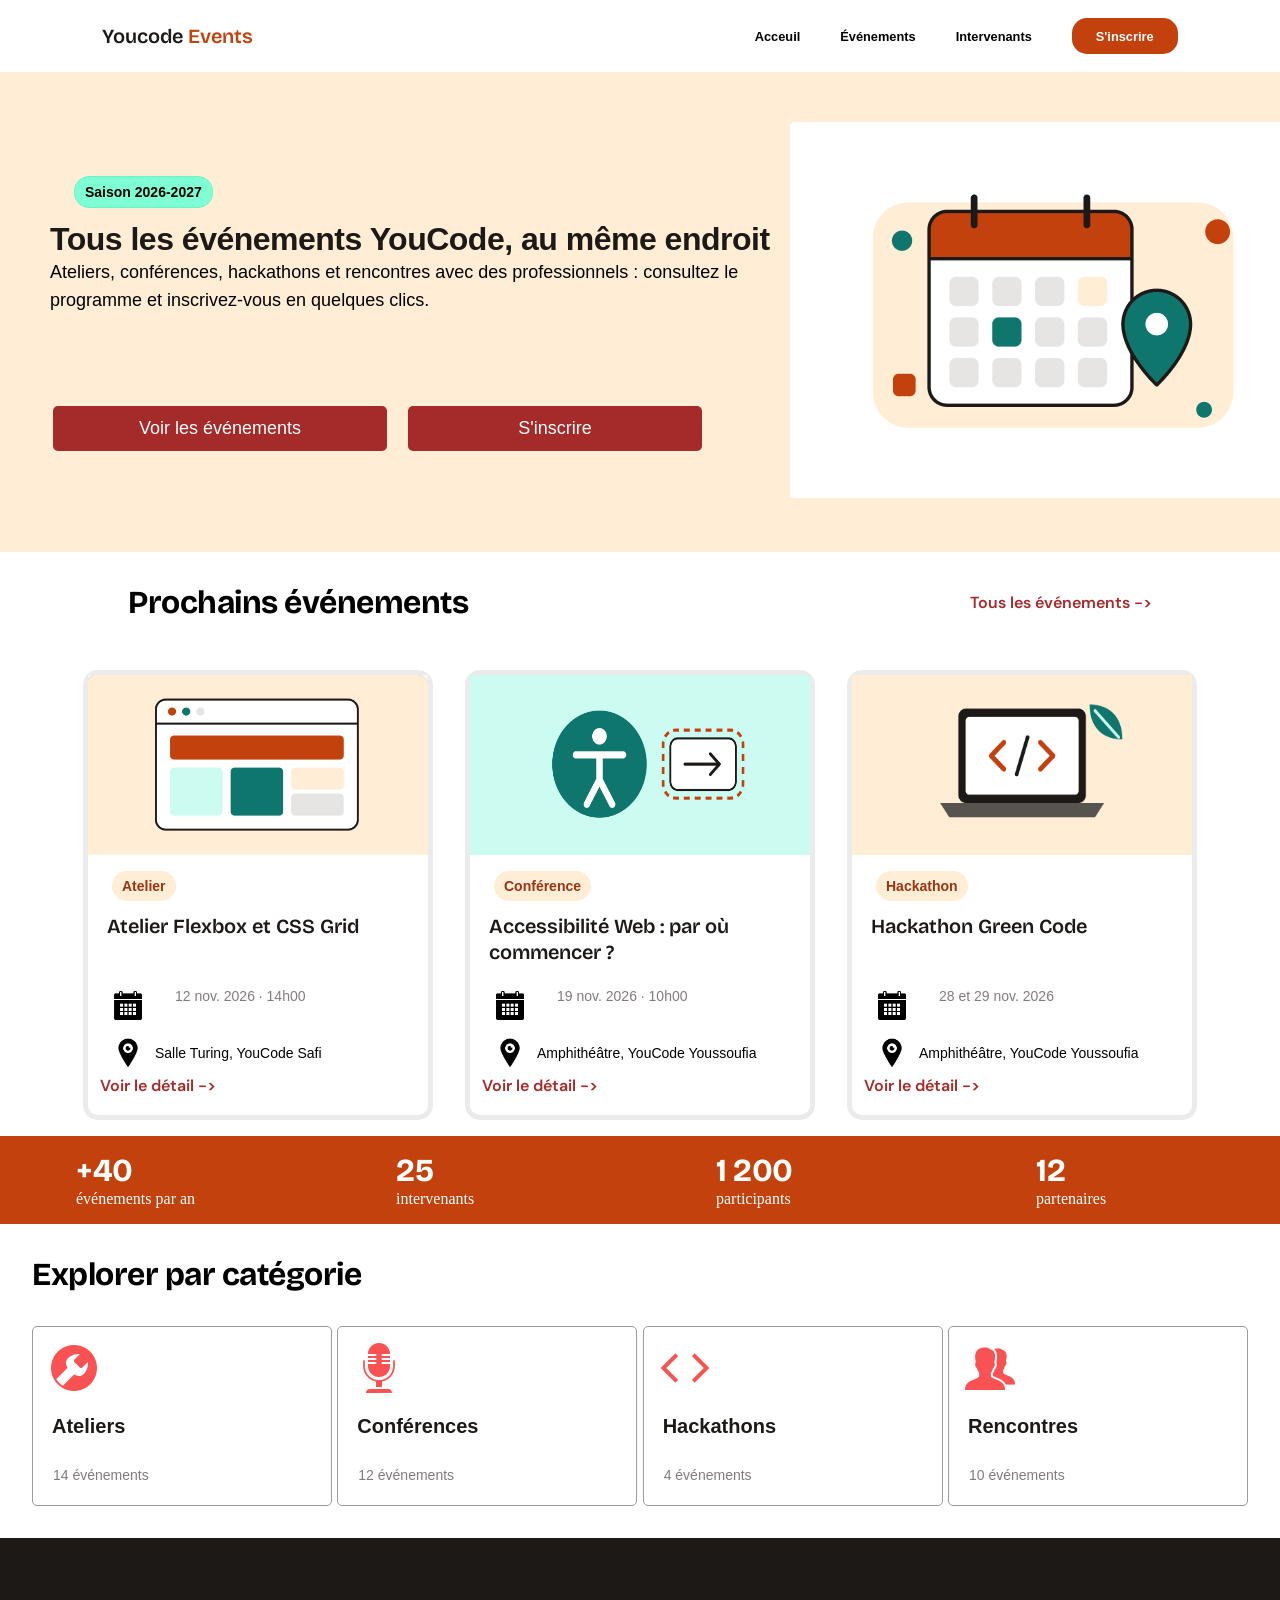
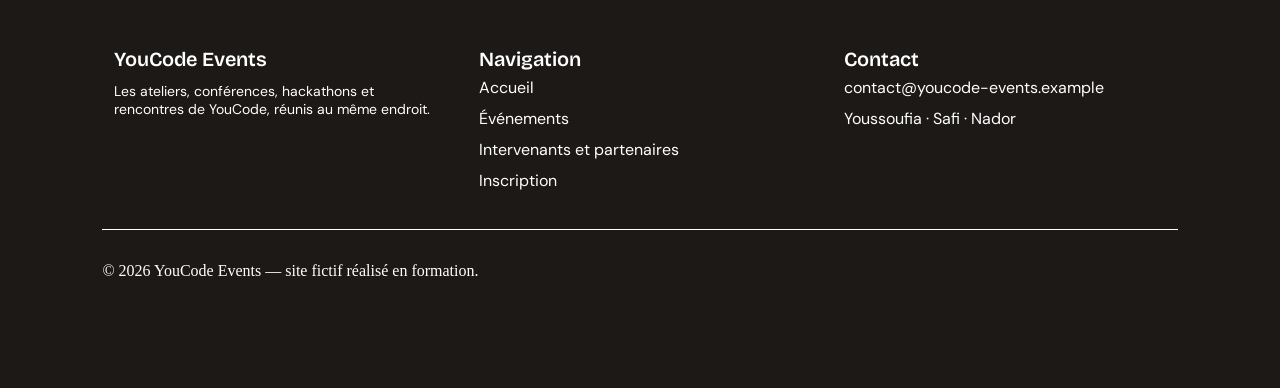
<file: index.html>
<!DOCTYPE html>
<html lang="en">

<head>
    <meta charset="UTF-8">
    <meta name="viewport" content="width=device-width, initial-scale=1.0">
    <title>Accueil / Mobile 375</title>
    <link rel="stylesheet" href="css/responsive.css">
    <link rel="stylesheet" href="css/style.css">
</head>

<body>
    <header>
        <h3>Youcode <span>Events</span></h3>
        <div class="menu-icon" id="menuIcon">
            <svg xmlns="http://www.w3.org/2000/svg" width="24" height="24" viewBox="0 0 24 24" fill="none" stroke="currentColor" stroke-width="2" stroke-linecap="round" stroke-linejoin="round" class="lucide lucide-menu preview-icon"><path d="M4 5h16"/><path d="M4 12h16"/><path d="M4 19h16"/></svg>
        </div>
        <nav class="large-menu">
            <a href="#">Acceuil</a>
            <a href="#">Événements</a>
            <a href="#">Intervenants</a>
            <button><a href="#">S'inscrire</a></button>
        </nav>
    </header>
    <nav class="menu hidden">
        <a href="#" class="heading">Acceuil</a>
        <a href="#" class="heading">Événements</a>
        <a href="#" class="heading">Intervenants</a>
        <button class="primary-btn"><a href="#">S'inscrire</a></button>
    </nav>
    <main>
        <section class="hero">
                <div class="hero-p">
                    <div class="text">
                        <div class="box-label">
                            <p class="lable">
                                Saison 2026-2027
                            </p>
                        </div>
                        <div>
                            <h1 class="grand-titre">
                                Tous les événements YouCode, au même endroit
                            </h1>
                        </div>
                        <div>
                            <p class="paragraphe">
                                Ateliers, conférences, hackathons et rencontres avec des professionnels : consultez le
                                programme
                                et
                                inscrivez-vous en quelques clics.
                            </p>
                        </div>
                    </div>
                    <div class="les-button">
                        <div class="botton1">
                            <button><a href="#">Voir les événements</a></button>
                        </div>
                        <div class="botton2">
                            <button><a href="https://youevents.github.io/YouEvents/inscription.html">S'inscrire</a></button>
                        </div>
                    </div>
                </div>
                <div class="image-div">
                    <img id="hero-img" src="./assets/images/first-section-pic.png" alt="Image héros"
                        style="object-fit: contain;">
                </div>
            
        </section>
        <section class="Prochains-événements">
            <div class="titre-cards">
                <div>
                    <h2 class="deuxieme-titre">Prochains événements</h2>
                </div>
                <div>
                    <a href="#" class="plus-info">Tous les événements -> </a>
                </div>
            </div>
            <div class="less-cardes">
                <div class="Card">
                    <div class="table-image">
                        <img src="./assets/images//categories-1.png" alt="first-categorie">
                    </div>
                    <div>
                        <div class="box-label">
                            <p class="lable1">Atelier</p>
                        </div>
                        <div class="h3">
                            <h3>
                                Atelier Flexbox et CSS Grid
                            </h3>
                        </div>
                        <div class="line-de-date">
                            <div class="icone-date">
                                <img class="dimensionement"
                                    src="[data-uri]"
                                    alt="calendar" width="30px">
                            </div>
                            <div class="date-pargraphe">
                                <p class="text-de-categories">
                                    12 nov. 2026 · 14h00
                                </p>
                            </div>
                        </div>
                    </div>
                    <div class="line-de-localization">
                        <div class="localization-icone">
                            <img class="dimensionement"
                                src="[data-uri]"
                                alt="localization" width="30px">
                        </div>
                        <div class="p-localization">
                            <p>
                                Salle Turing, YouCode Safi
                            </p>
                        </div>
                    </div>
                    <a class="plus-info" href="#">Voir le détail -> </a>
                </div>
                <div class="Card">
                    <div class="table-image">
                        <img src="./assets/images/categorie-2.png" alt="second-categorie">
                    </div>
                    <div>
                        <div class="box-label">
                            <p class="lable1">Conférence</p>
                        </div>
                        <div class="h3">
                            <h3>
                                Accessibilité Web : par où commencer ?
                            </h3>
                        </div>
                        <div class="line-de-date">
                            <div class="icone-date">
                                <img class="dimensionement"
                                    src="[data-uri]"
                                    alt="calendar" width="30px">
                            </div>
                            <!-- <div class="date-pargraphe">
                            <p>
                                19 nov. 2026 · 10h00
                            </p>
                        </div> -->
                            <div class="date-pargraphe">
                                <p class="text-de-categories">
                                    19 nov. 2026 · 10h00
                                </p>
                            </div>
                        </div>
                    </div>
                    <div class="line-de-localization">
                        <div class="localization-icone">
                            <img class="dimensionement"
                                src="[data-uri]"
                                alt="localization" width="30px">
                        </div>
                        <div class="p-localization">
                            <p>
                                Amphithéâtre, YouCode Youssoufia
                            </p>
                        </div>
                    </div>
                    <a class="plus-info" href="#">Voir le détail -> </a>
                </div>
                <div class="Card">
                    <div class="table-image">
                        <img src="./assets/images/categorie-3.png" alt="third-categorie">
                    </div>
                    <div>
                        <div class="box-label">
                            <p class="lable1">Hackathon</p>
                        </div>
                        <div class="h3">
                            <h3>
                                Hackathon Green Code
                            </h3>
                        </div>
                        <div class="line-de-date">
                            <div class="icone-date">
                                <img class="dimensionement"
                                    src="[data-uri]"
                                    alt="calendar" width="30px">
                            </div>
                            <div class="date-pargraphe">
                                <p class="text-de-categories">
                                    28 et 29 nov. 2026
                                </p>
                            </div>
                        </div>
                    </div>
                    <div class="line-de-localization">
                        <div class="localization-icone">
                            <img class="dimensionement"
                                src="[data-uri]"
                                alt="localization" width="30px">
                        </div>
                        <div class="p-localization">
                            <p>
                                Amphithéâtre, YouCode Youssoufia
                            </p>
                        </div>
                    </div>
                    <a class="plus-info" href="#">Voir le détail -> </a>
                </div>
            </div>
        </section>
        <section class="Chiffres-clés">
            <div class="stat-box">
                <div class="Stat">
                    <div>
                        <h2 class="deuxieme-titre" id="white-color">+40</h2>
                    </div>
                    <div>
                        <p class="stat-p">
                            événements par an
                        </p>
                    </div>
                </div>
                <div class="Stat">
                    <div>
                        <h2 class="deuxieme-titre" id="white-color">25</h2>
                    </div>
                    <div>
                        <p class="stat-p">
                            intervenants
                        </p>
                    </div>
                </div>
                <div class="Stat">
                    <div>
                        <h2 class="deuxieme-titre" id="white-color"> 1 200</h2>
                    </div>
                    <div>
                        <p class="stat-p">
                            participants
                        </p>
                    </div>
                </div>
                <div class="Stat">
                    <div>
                        <h2 class="deuxieme-titre" id="white-color">12</h2>
                    </div>
                    <div>
                        <p class="stat-p">
                            partenaires
                        </p>
                    </div>
                </div>
            </div>
        </section>
        <section class="Catégories">
            <div class="Catégories-box">
                <div class="title">
                    <h2 class="deuxieme-titre">Explorer par catégorie</h2>
                </div>
                <div class="boxes-c">
                    <div class="card-Catégorie">
                        <div class="card-icon">
                            <img src="[data-uri]"
                                alt="Ateliers"> <!-- width="30px"> -->
                        </div>
                        <div>
                            <h3 class="h3" id="">Ateliers</h3>
                        </div>
                        <div>
                            <p class="text-de-categories">14 événements</p>
                        </div>
                    </div>
                    <div class="card-Catégorie">
                        <div class="card-icon">
                            <img src="[data-uri]"
                                alt="microphone">
                        </div>
                        <div>
                            <h3 class="h3">Conférences</h3>
                        </div>
                        <div>
                            <p class="text-de-categories">12 événements</p>
                        </div>
                    </div>
                    <div class="card-Catégorie">
                        <div class="card-icon">
                            <img src="[data-uri]"
                                alt="average-math">
                        </div>
                        <div>
                            <h3 class="h3">Hackathons</h3>
                        </div>
                        <div>
                            <p class="text-de-categories">4 événements</p>
                        </div>
                    </div>
                    <div class="card-Catégorie">
                        <div class="card-icon">
                            <img src="[data-uri]"
                                alt="user-group-man-man">
                        </div>
                        <div>
                            <h3 class="h3">Rencontres</h3>
                        </div>
                        <div>
                            <p class="text-de-categories">10 événements</p>
                        </div>
                    </div>
                </div>
            </div>
        </section>
    </main>

    <footer>
        <div class="row">
            <div class="youcode">
                <h3 class="heading">YouCode Events</h3>
                <p class="sm-txt" style="color: #fff; margin: 10px 0 0 0;">Les ateliers, conférences, hackathons et rencontres de YouCode, réunis au même endroit.</p>
            </div>
            <div class="navigation">
                <h3 class="heading">Navigation</h3>
                <a class="page-text" href="#">Accueil</a>
                <a class="page-text" href="#">Événements</a>
                <a class="page-text" href="#">Intervenants et partenaires</a>
                <a class="page-text" href="#">Inscription</a>
            </div>
            <div class="contact navigation">
                <h3 class="heading">Contact</h3>
                <a class="page-text" href="#">contact@youcode-events.example</a>
                <a class="page-text" href="#">Youssoufia · Safi · Nador</a>
            </div>
        </div>
        <div class="border"></div>
        <section class="copyright">
            <p class="page-text">© 2026 YouCode Events — site fictif réalisé en formation.</p>
        </section>
    </footer>
</body>

</html>
</file>
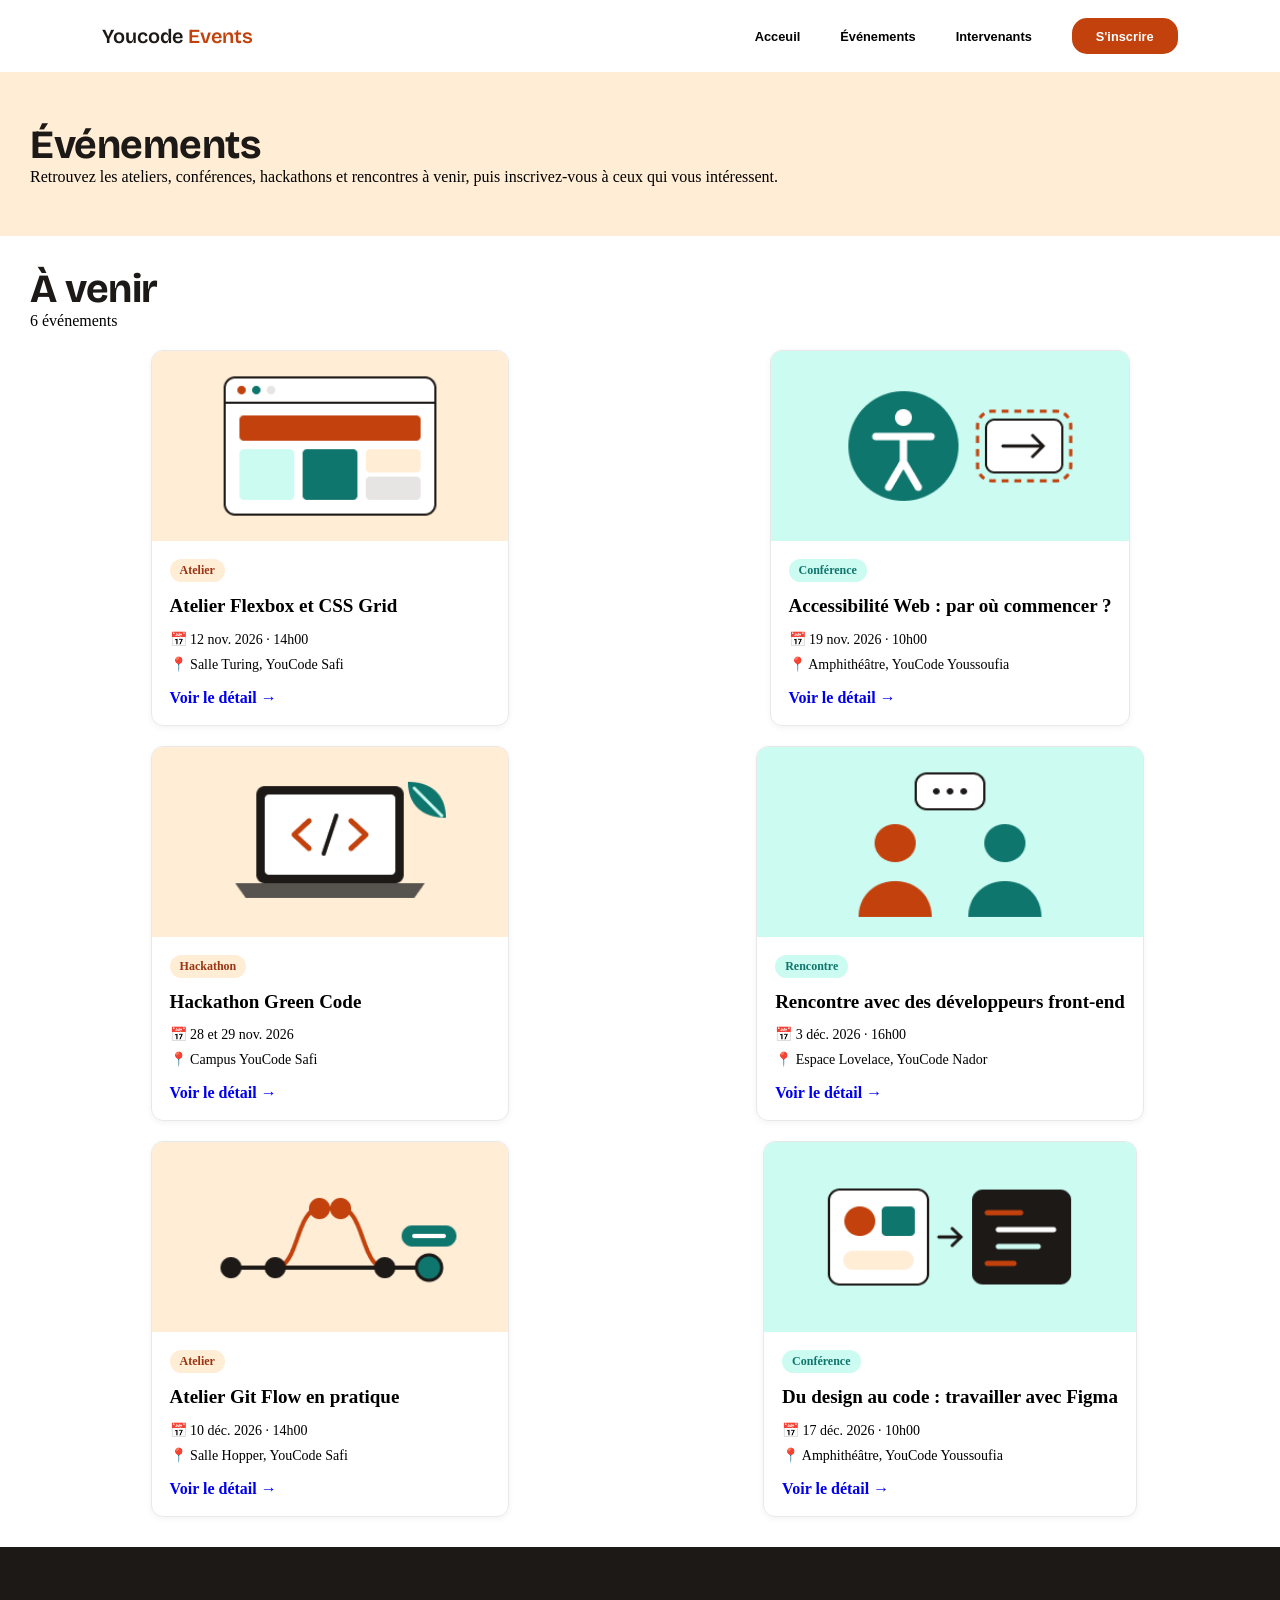
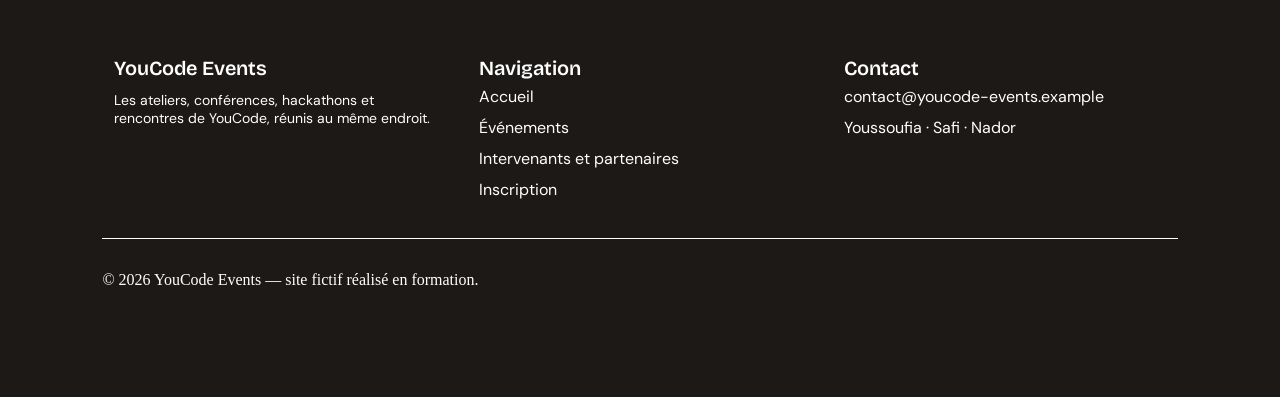
<file: Evenments.html>
<!DOCTYPE html>
<html lang="en">

<head>
    <meta charset="UTF-8">
    <meta name="viewport" content="width=device-width, initial-scale=1.0">
    <title>Youcode_events</title>
    <link rel="stylesheet" href="css/style.css">
    <link rel="stylesheet" href="css/responsive.css">
</head>

<body>
    <header>
        <h3>Youcode <span>Events</span></h3>
        <div class="menu-icon" id="menuIcon">
            <svg width="30px" height="30px" viewBox="0 0 24 24" fill="none" xmlns="http://www.w3.org/2000/svg">
                <path d="M3 12H21M3 6H21M9 18H21" stroke="currentColor" stroke-width="2" stroke-linecap="round"
                    stroke-linejoin="round" />
            </svg>
        </div>
        <nav class="large-menu">
            <a href="index.html">Acceuil</a>
            <a href="Evenments.html">Événements</a>
            <a href="intervanant.html">Intervenants</a>
            <button><a href="inscription.html">S'inscrire</a></button>
        </nav>
    </header>
    <nav class="menu hidden">
        <a href="index.html" class="heading">Acceuil</a>
        <a href="Evenments.html" class="heading">Événements</a>
        <a href="intervanant.html" class="heading">Intervenants</a>
        <button class="primary-btn"><a href="inscription.html">S'inscrire</a></button>
    </nav>
    <main>
        <section class="Def">
            <h1 class="heading">Événements</h1>
            <p class="page-text">Retrouvez les ateliers, conférences, hackathons et rencontres à venir, puis
                inscrivez-vous à ceux qui vous intéressent.</p>
        </section>
        <section class="even">
            <div class="event4">
                <h1 class="heading">À venir</h1>
                <p class="page-text">6 événements</p>
            </div>
            <div class="events-grid">

                <article class="event-card">
                    <img src="assets/images/Image.png" alt="Illustration du Flexbox et CSS Grid">

                    <div class="event-content">
                        <span class="category">Atelier</span>
                        <h2>Atelier Flexbox et CSS Grid</h2>
                        <p>📅 12 nov. 2026 · 14h00</p>
                        <p>📍 Salle Turing, YouCode Safi</p>
                        <a href="#">Voir le détail →</a>
                    </div>
                </article>

                <article class="event-card">
                    <img src="assets/images/Image (1).png" alt="Illustration de l'accessibilité Web">

                    <div class="event-content">
                        <span class="category conference">Conférence</span>
                        <h2>Accessibilité Web : par où commencer ?</h2>
                        <p>📅 19 nov. 2026 · 10h00</p>
                        <p>📍 Amphithéâtre, YouCode Youssoufia</p>
                        <a href="#">Voir le détail →</a>
                    </div>
                </article>

                <article class="event-card">
                    <img src="assets/images/Image (2).png" alt="Illustration de programmation informatique">

                    <div class="event-content">
                        <span class="category">Hackathon</span>
                        <h2>Hackathon Green Code</h2>
                        <p>📅 28 et 29 nov. 2026</p>
                        <p>📍 Campus YouCode Safi</p>
                        <a href="#">Voir le détail →</a>
                    </div>
                </article>

                <article class="event-card">
                    <img src="assets/images/Image (3).png" alt="Illustration d'une rencontre professionnelle">

                    <div class="event-content">
                        <span class="category conference">Rencontre</span>
                        <h2>Rencontre avec des développeurs front-end</h2>
                        <p>📅 3 déc. 2026 · 16h00</p>
                        <p>📍 Espace Lovelace, YouCode Nador</p>
                        <a href="#">Voir le détail →</a>
                    </div>
                </article>

                <article class="event-card">
                    <img src="assets/images/Illustration.png" alt="Illustration du travail avec Git">

                    <div class="event-content">
                        <span class="category">Atelier</span>
                        <h2>Atelier Git Flow en pratique</h2>
                        <p>📅 10 déc. 2026 · 14h00</p>
                        <p>📍 Salle Hopper, YouCode Safi</p>
                        <a href="#">Voir le détail →</a>
                    </div>
                </article>

                <article class="event-card">
                    <img src="assets/images/Image (4).png" alt="Illustration de la conception avec Figma">

                    <div class="event-content">
                        <span class="category conference">Conférence</span>
                        <h2>Du design au code : travailler avec Figma</h2>
                        <p>📅 17 déc. 2026 · 10h00</p>
                        <p>📍 Amphithéâtre, YouCode Youssoufia</p>
                        <a href="#">Voir le détail →</a>
                    </div>
                </article>

            </div>
        </section>
    </main>
        <footer>
        <div class="row">
            <div class="youcode">
                <h3 class="heading">YouCode Events</h3>
                <p class="sm-txt" style="color: #fff; margin: 10px 0 0 0;">Les ateliers, conférences, hackathons et rencontres de YouCode, réunis au même endroit.</p>
            </div>
            <div class="navigation">
                <h3 class="heading">Navigation</h3>
                <a class="page-text" href="index.html">Accueil</a>
                <a class="page-text" href="Evenments.html">Événements</a>
                <a class="page-text" href="intervanant.html">Intervenants et partenaires</a>
                <a class="page-text" href="inscription.html">Inscription</a>
            </div>
            <div class="contact navigation">
                <h3 class="heading">Contact</h3>
                <a class="page-text" href="#">contact@youcode-events.example</a>
                <a class="page-text" href="#">Youssoufia · Safi · Nador</a>
            </div>
        </div>
        <div class="border"></div>
        <section class="copyright">
            <p class="page-text">© 2026 YouCode Events — site fictif réalisé en formation.</p>
        </section>
    </footer>


    <script src="script/menu.js"></script>
</body>

</html>
</file>
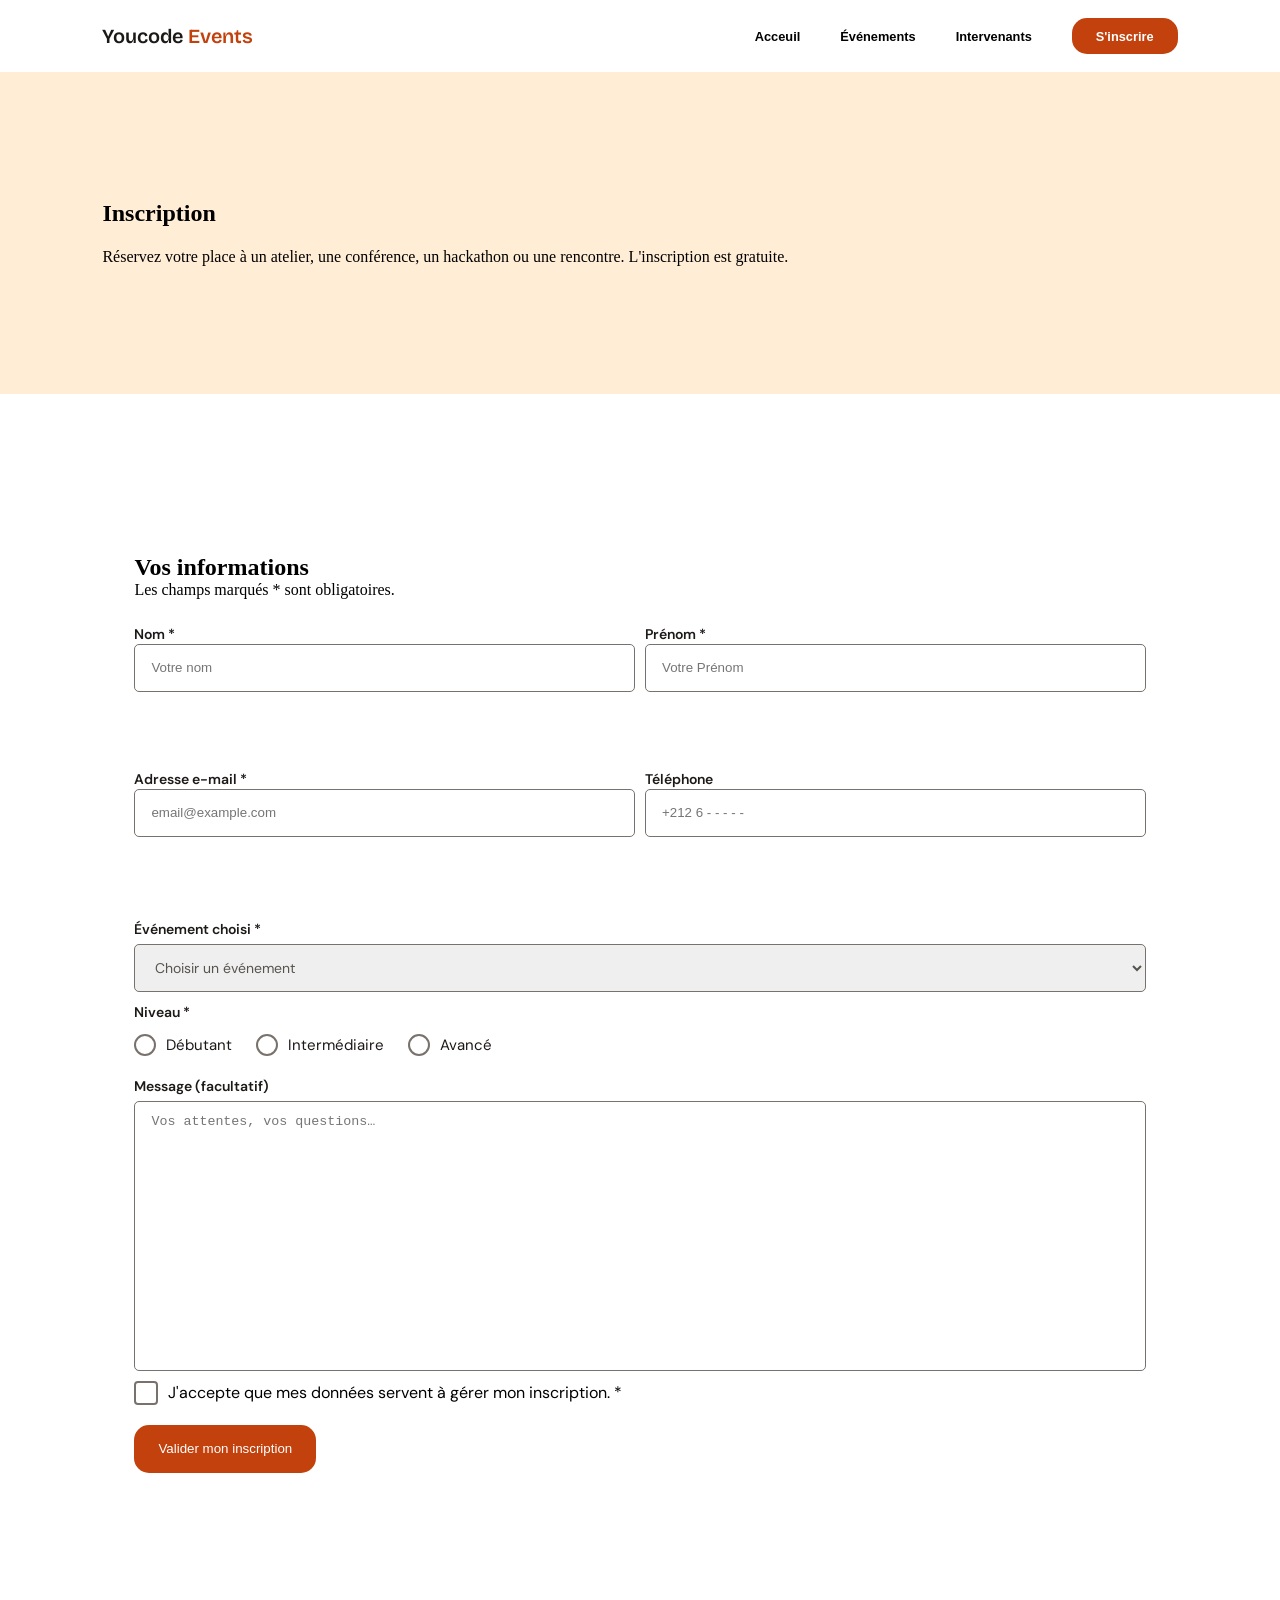
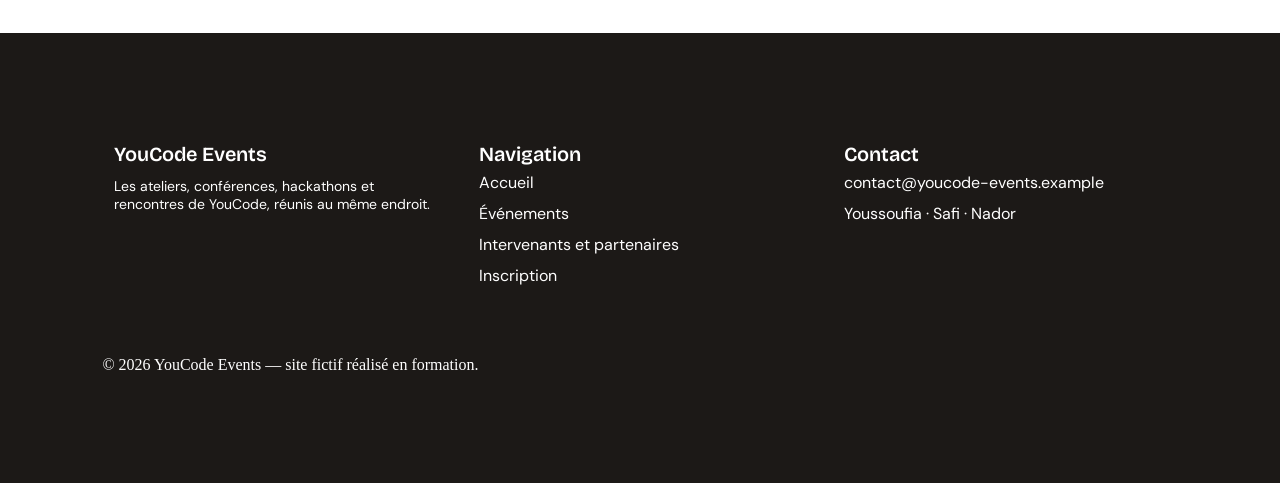
<file: inscription.html>
<!DOCTYPE html>
<html lang="fr">
<head>
    <meta charset="UTF-8">
    <meta name="viewport" content="width=device-width, initial-scale=1.0">
    <title>Youcode Events - All your favorites events in one place</title>

    <!-- links -->
    <link rel="stylesheet" href="css/style.css">
    <link rel="stylesheet" href="css/responsive.css">

</head>
<body>
    <header>
        <h3>Youcode <span>Events</span></h3>
        <div class="menu-icon" id="menuIcon">
            <svg xmlns="http://www.w3.org/2000/svg" width="24" height="24" viewBox="0 0 24 24" fill="none" stroke="currentColor" stroke-width="2" stroke-linecap="round" stroke-linejoin="round" class="lucide lucide-menu preview-icon"><path d="M4 5h16"/><path d="M4 12h16"/><path d="M4 19h16"/></svg>
        </div>
        <nav class="large-menu">
            <a href="index.html">Acceuil</a>
            <a href="Evenments.html">Événements</a>
            <a href="intervanant.html">Intervenants</a>
            <button><a href="inscription.html">S'inscrire</a></button>
        </nav>
    </header>
    <nav class="menu hidden">
        <a href="index.html" class="heading">Acceuil</a>
        <a href="Evenments.html" class="heading">Événements</a>
        <a href="intervanant.html" class="heading">Intervenants</a>
        <button class="primary-btn"><a href="inscription.html">S'inscrire</a></button>
    </nav>
    <main>
        <section class="page-info">
            <div class="page-header">
                <h2>Inscription</h2>
                <p class="lg-text">Réservez votre place à un atelier, une conférence, un hackathon ou une rencontre. L'inscription est gratuite.</p>
            </div>
        </section>
        <section class="inscription-form">
            <form action="" class="inscription-content">
                <div>
                    <h2 class="heading">Vos informations</h2>
                    <p class="page-text">Les champs marqués * sont obligatoires.</p>
                </div>
                <div class="fields">
                    <div class="field">
                        <label>
                            <span class="label-sm">Nom *</span>
                            <Input placeholder="Votre nom" type="text" required></Input>
                        </label>
                        <label>
                            <span class="label-sm">Prénom *</span>
                            <Input placeholder="Votre Prénom" type="text" required></Input>
                        </label>
                    </div>
                    <div class="field">
                        <label>
                            <span class="label-sm">Adresse e-mail *</span>
                            <Input placeholder="email@example.com" type="email" required></Input>
                        </label>
                        <label>
                            <span class="label-sm">Téléphone</span>
                            <Input placeholder="+212 6 - - - - -" ></Input>
                        </label>
                    </div>
                </div>
                <div class="event-picker">
                    <label for="eventPicker"" class="label-sm">Événement choisi *</label>
                        <select class="select txt" name="eventselect" id="eventPicker">
                            <option value="" disabled selected hidden>Choisir un événement</option>
                            <option value="">Music</option>
                            <option value="">Coding</option>
                            <option value="">Chess</option>
                        </select>
                </div>                
                <div class="level-picker">
                    <h3 class="label-sm">Niveau *</h3>
                    <div class="radio-group">
                        <label class="radio-option">
                            <input type="radio" name="niveau" value="debutant" required>
                            <span>Débutant</span>
                        </label>

                        <label class="radio-option">
                            <input type="radio" name="niveau" value="intermediaire">
                            <span>Intermédiaire</span>
                        </label>

                        <label class="radio-option">
                            <input type="radio" name="niveau" value="avance">
                            <span>Avancé</span>
                        </label>
                    </div>
                </div>
                <div class="msg-field">
                    <label>
                        <span class="label-sm">Message (facultatif)</span>
                        <textarea type="text" name="" id="" placeholder="Vos attentes, vos questions…"></textarea>
                    </label>
                </div>
                <div class="terms">
                    <input type="checkbox" name="" id="termsbox" required>
                    <label for="termsbox">J'accepte que mes données servent à gérer mon inscription. *</label>
                </div>
                <button type="submit" class="default-btn" style="margin-top: 10px;">Valider mon inscription</button>
            </form>
        </section>
    </main>

    <footer>
        <div class="row">
            <div class="youcode">
                <h3 class="heading">YouCode Events</h3>
                <p class="sm-txt" style="color: #fff; margin: 10px 0 0 0;">Les ateliers, conférences, hackathons et rencontres de YouCode, réunis au même endroit.</p>
            </div>
            <div class="navigation">
                <h3 class="heading">Navigation</h3>
                <a class="page-text" href="index.html">Accueil</a>
                <a class="page-text" href="Evenments.html">Événements</a>
                <a class="page-text" href="intervanants.html">Intervenants et partenaires</a>
                <a class="page-text" href="index.html">Inscription</a>
            </div>
            <div class="contact navigation">
                <h3 class="heading">Contact</h3>
                <a class="page-text" href="#">contact@youcode-events.example</a>
                <a class="page-text" href="#">Youssoufia · Safi · Nador</a>
            </div>
        </div>
        <section class="copyright">
            <p class="page-text">© 2026 YouCode Events — site fictif réalisé en formation.</p>
        </section>
    </footer>
    

    <script src="script/menu.js"></script>
</body>
</html>
</file>
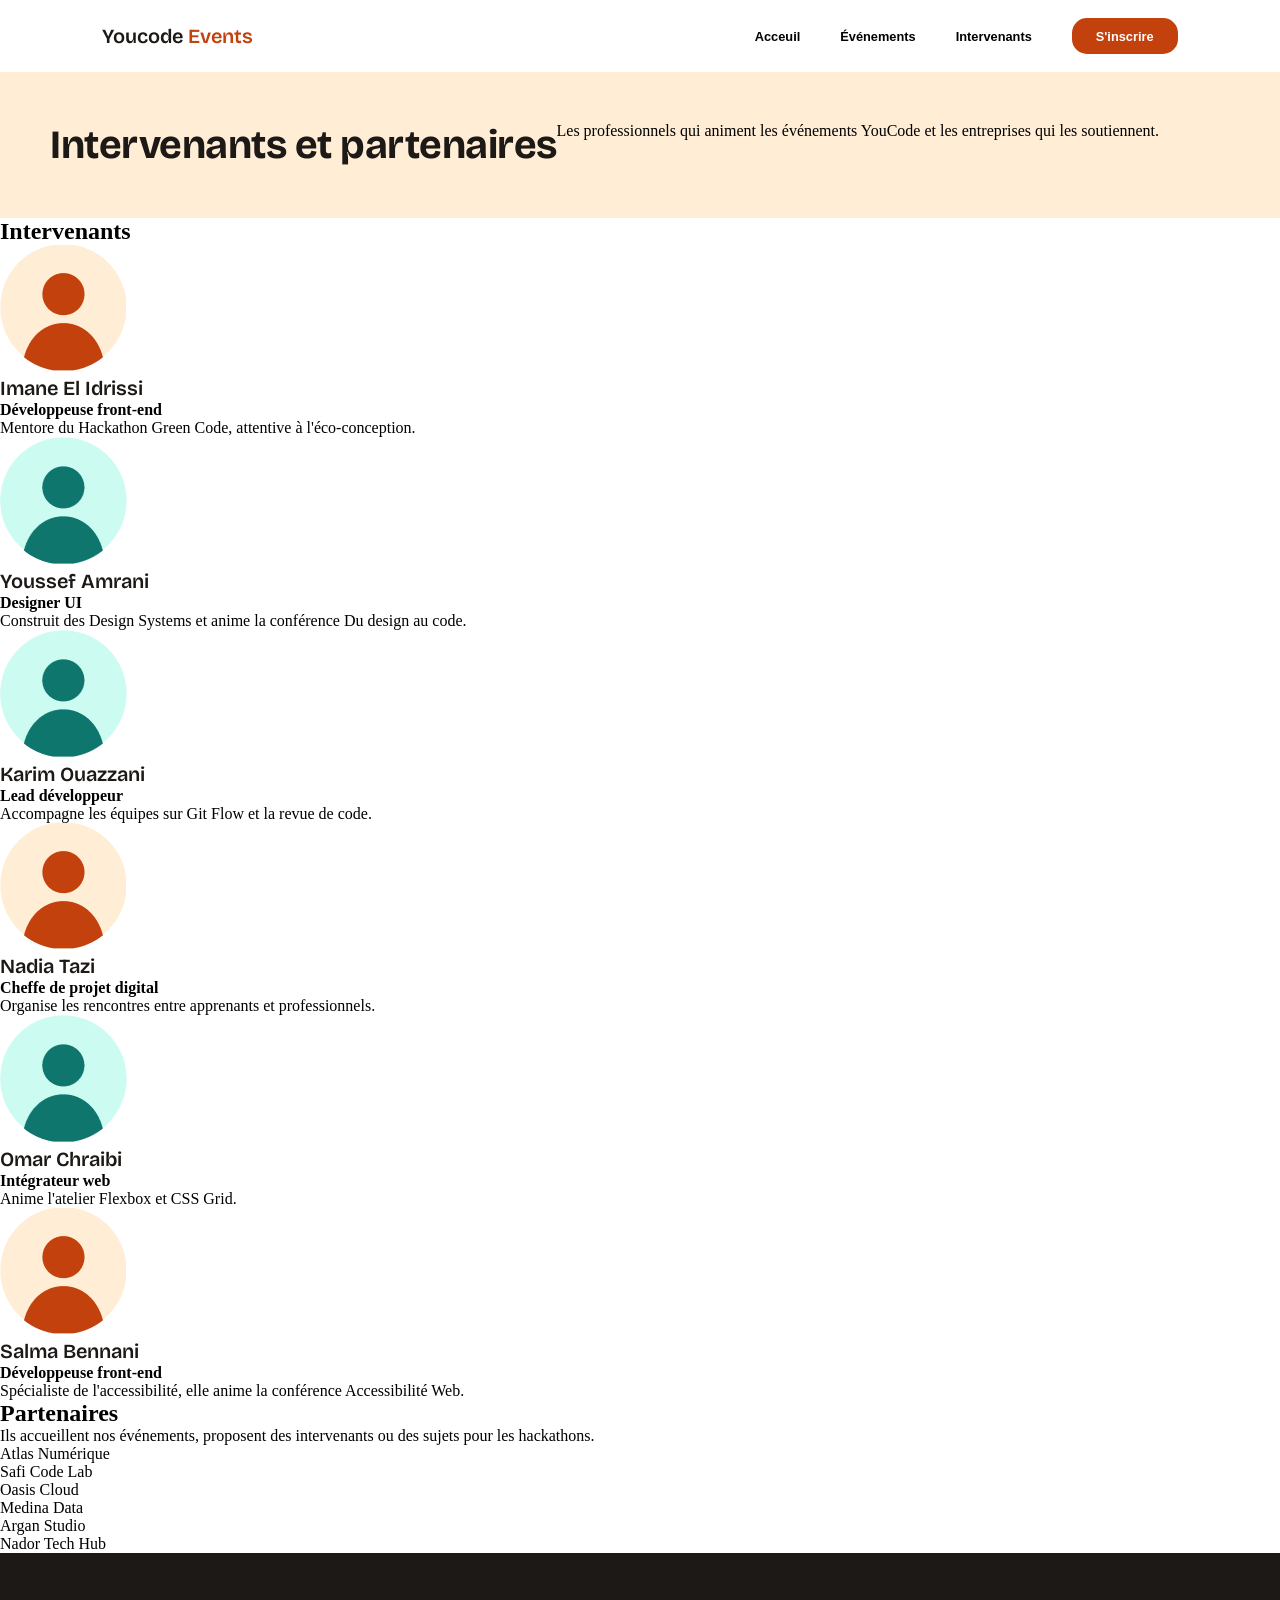
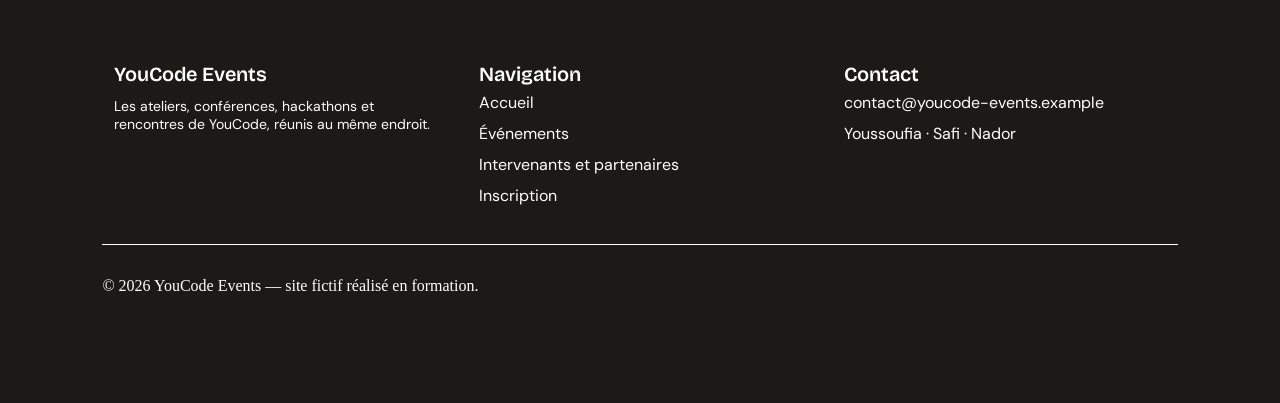
<file: intervanant.html>
<!DOCTYPE html>
<html lang="fr">
<head>
    <meta charset="UTF-8">
    <meta name="viewport" content="width=device-width, initial-scale=1.0">
    <link rel="stylesheet" href="css/style.css">
    <link rel="stylesheet" href="css/responsive.css">
    <title>Intervenants et partenaires</title>
</head>

<body>
    <header>
        <h3>Youcode <span>Events</span></h3>
        <div class="menu-icon" id="menuIcon">
            <svg xmlns="http://www.w3.org/2000/svg" width="24" height="24" viewBox="0 0 24 24" fill="none" stroke="currentColor" stroke-width="2" stroke-linecap="round" stroke-linejoin="round" class="lucide lucide-menu preview-icon"><path d="M4 5h16"/><path d="M4 12h16"/><path d="M4 19h16"/></svg>
        </div>
        <nav class="large-menu">
            <a href="index.html">Acceuil</a>
            <a href="Evenments.html">Événements</a>
            <a href="intervanant.html">Intervenants</a>
            <button><a href="inscription.html">S'inscrire</a></button>
        </nav>
    </header>
    <nav class="menu hidden">
        <a href="index.html" class="heading">Acceuil</a>
        <a href="Evenments.html" class="heading">Événements</a>
        <a href="intervanant.html" class="heading">Intervenants</a>
        <button class="primary-btn"><a href="inscription.html">S'inscrire</a></button>
    </nav>
    <main>
        
    
        <section class="hero">
            <h1>Intervenants et partenaires</h1>

            <p>
                Les professionnels qui animent les événements YouCode
                et les entreprises qui les soutiennent.
            </p>
        </section>
       
<section class="intervenants">
    <h2>Intervenants</h2>

    <div class="intervenants-container">

        <div class="intervenant-card">
            <div class="intervenant-photo">
                <img src=" assets/icons/avatarroge.png" alt="Imane El Idrissi">
            </div>
            <h3>Imane El Idrissi</h3>
            <h4>Développeuse front-end</h4>
            <p>
                Mentore du Hackathon Green Code,
                attentive à l'éco-conception.
            </p>
        </div>

        <div class="intervenant-card">
            <div class="intervenant-photo">
                <img src=" assets/icons/avatarvers.png" alt="Youssef Amrani">
            </div>
            <h3>Youssef Amrani</h3>
            <h4>Designer UI</h4>
            <p>
                Construit des Design Systems et anime
                la conférence Du design au code.
            </p>
        </div>

        <div class="intervenant-card">
            <div class="intervenant-photo">
                <img src=" assets/icons/avatarvers.png" alt="Karim Ouazzani">
            </div>
            <h3>Karim Ouazzani</h3>
            <h4>Lead développeur</h4>
            <p>
                Accompagne les équipes sur Git Flow
                et la revue de code.
            </p>
        </div>

        <div class="intervenant-card">
            <div class="intervenant-photo">
                <img src=" assets/icons/avatarroge.png" alt="Nadia Tazi">
            </div>
            <h3>Nadia Tazi</h3>
            <h4>Cheffe de projet digital</h4>
            <p>
                Organise les rencontres entre apprenants
                et professionnels.
            </p>
        </div>

        <div class="intervenant-card">
            <div class="intervenant-photo">
                <img src=" assets/icons/avatarvers.png" alt="Omar Chraibi">
            </div>
            <h3>Omar Chraibi</h3>
            <h4>Intégrateur web</h4>
            <p>
                Anime l'atelier Flexbox et CSS Grid.
            </p>
        </div>

        <div class="intervenant-card">
            <div class="intervenant-photo">
                <img src=" assets/icons/avatarroge.png" alt="Salma Bennani">
            </div>
            <h3>Salma Bennani</h3>
            <h4>Développeuse front-end</h4>
            <p>
                Spécialiste de l'accessibilité,
                elle anime la conférence Accessibilité Web.
            </p>
        </div>

    </div>
</section>

<section class="partenaires">

    <h2>Partenaires</h2>

    <p class="partenaires-description">
        Ils accueillent nos événements, proposent des intervenants
        ou des sujets pour les hackathons.
    </p>

    <div class="partenaires-container">

        <div class="partenaire-card">
            <div class="partenaire-logo"></div>
            <span>Atlas Numérique</span>
        </div>

        <div class="partenaire-card">
            <div class="partenaire-logo"></div>
            <span>Safi Code Lab</span>
        </div>

        <div class="partenaire-card">
            <div class="partenaire-logo"></div>
            <span>Oasis Cloud</span>
        </div>

        <div class="partenaire-card">
            <div class="partenaire-logo"></div>
            <span>Medina Data</span>
        </div>

        <div class="partenaire-card">
            <div class="partenaire-logo"></div>
            <span>Argan Studio</span>
        </div>

        <div class="partenaire-card">
            <div class="partenaire-logo"></div>
            <span>Nador Tech Hub</span>
        </div>

    </div>

</section>


    </main>

        <footer>
        <div class="row">
            <div class="youcode">
                <h3 class="heading">YouCode Events</h3>
                <p class="sm-txt" style="color: #fff; margin: 10px 0 0 0;">Les ateliers, conférences, hackathons et rencontres de YouCode, réunis au même endroit.</p>
            </div>
            <div class="navigation">
                <h3 class="heading">Navigation</h3>
                <a class="page-text" href="index.html">Accueil</a>
                <a class="page-text" href="Evenments.html">Événements</a>
                <a class="page-text" href="intervanant.html">Intervenants et partenaires</a>
                <a class="page-text" href="inscription.html">Inscription</a>
            </div>
            <div class="contact navigation">
                <h3 class="heading">Contact</h3>
                <a class="page-text" href="#">contact@youcode-events.example</a>
                <a class="page-text" href="#">Youssoufia · Safi · Nador</a>
            </div>
        </div>
        <div class="border"></div>
        <section class="copyright">
            <p class="page-text">© 2026 YouCode Events — site fictif réalisé en formation.</p>
        </section>
    </footer>
    <script src="script/menu.js"></script>
</body>
</html>
</file>
<file: css/responsive.css>
@import url("/css/style.css");

@media screen and (min-width: 300px) {
    header {
        min-height: 8vh;
        max-height: 10vh;
        display: flex;
        justify-content: space-between;
        align-items: center;
        padding: 8px 16px;
        background-color: var(--background-white);
        border-bottom: 1px solid var(--border-color);
    }

    header>h3>span {
        color: var(--primary);
    }

    .page-info {
        width: 100%;
        min-height: 30vh;
        background-color: var(--primary-soft);
        display: flex;
        padding: 10% 8%;
    }

    .page-header>p {
        margin-top: 3%;
        font-weight: 400;
        color: var(--text);
    }

    .inscription-form {
        min-height: 100vh;
        display: flex;
        align-items: center;
        justify-content: center;
        padding: 10% 8%;
    }

    .inscription-content {
        width: 100%;
        background-color: var(--background-white);
        display: flex;
        flex-direction: column;
        align-items: flex-start;
        gap: 10px;
    }

    .inscription-content>.fields {
        display: flex;
        flex-direction: column;
        width: 100%;
        min-height: 15vh;
        gap: 10px;
    }

    .field {
        width: 100%;
        display: flex;
        flex-direction: column;
        justify-content: center;
        gap: 10px;
    }

    .field>label {
        display: flex;
        flex-direction: column;
    }

    .field>label>input {
        min-height: 48px;
        padding: 12px 16px;
        border-radius: 5px;
        border: 1px solid var(--border-input);
    }

    .inscription-content>.event-picker,
    .inscription-content>.level-picker {
        width: 100%;
    }

    .inscription-content>.msg-field {
        min-height: 30vh;
        width: 100%;
        margin-top: 10px;
    }

    .inscription-content>.terms {
        width: 100%;
    }

    .event-picker>label {
        margin-top: 5px;
        display: flex;
        flex-direction: column;
    }

    .event-picker select {
        margin-top: 5px;
        width: 100%;
        min-height: 48px;
        border: 1px solid var(--border-input);
        outline: none;
        padding: 12px 16px;
        border-radius: 5px;
    }

    .level-picker>h3 {
        margin-bottom: 12px;
    }

    .radio-group {
        display: flex;
        flex-wrap: wrap;
        align-items: center;
        gap: 12px 24px;
    }

    .radio-option {
        display: flex;
        align-items: center;
        gap: 10px;
        cursor: pointer;
        font-family: "DM Sans", sans-serif;
        font-size: 15px;
        color: var(--text-primary);
    }

    .radio-option input[type="radio"] {
        appearance: none;
        width: 22px;
        height: 22px;
        border: 2px solid var(--border-input);
        border-radius: 50%;
        display: flex;
        align-items: center;
        justify-content: center;
        flex-shrink: 0;
        cursor: pointer;
    }

    .radio-option input[type="radio"]:checked {
        border-color: var(--primary);
    }

    .radio-option input[type="radio"]:checked::after {
        content: "";
        width: 12px;
        height: 12px;
        border-radius: 50%;
        background-color: var(--primary);
    }

    .msg-field>label {
        display: flex;
        flex-direction: column;

    }

    .msg-field>label>textarea {
        margin-top: 5px;
        min-height: 30vh;
        padding: 12px 16px;
        border: 1px solid var(--border-input);
        outline: none;
        border-radius: 5px;
        resize: none;
    }

    .terms {
        display: flex;
        gap: 5px;
    }

    .terms>input[type=checkbox] {
        background-color: white;
        appearance: none;
        min-width: 24px;
        height: 24px;
        border-radius: 4px;
        border: 2px solid var(--border-input);
        cursor: pointer;
        display: flex;
        justify-content: center;
        align-items: center;
    }

    .terms>input[type=checkbox]:checked {
        border-color: var(--primary);
    }

    .terms>input[type=checkbox]:checked::after {
        content: '';
        width: 15px;
        height: 15px;
        background-color: var(--primary);
    }

    .terms>label {
        font-family: 'DM Sans', sans-serif;
        font-weight: 400;
        font-style: Regular;
        font-size: 16px;
        line-height: 24px;
        cursor: pointer;
        margin-left: 5px;
    }

    footer {
        padding: 10% 8%;
        background-color: var(--bg-inverse);
        display: flex;
        flex-direction: column;
        justify-content: center;
        align-items: center;
        max-height: 70vh;
    }

    footer>.row {
        width: 100%;
        display: flex;
        flex-direction: column;
        justify-content: center;
        align-items: center;
        gap: 20px;
        margin-bottom: 3%;
    }

    .border {
        width: 100%;
        border-bottom: 1px solid #fff;
    }

    footer>.row>.youcode,
    footer>.row>.navigation,
    footer>.row>.contact {
        width: 100%;
        max-width: 600px;
        color: var(--text-inverse);
        font-size: 12px;
    }

    footer .heading {
        color: var(--text-inverse);
        font-size: 20px;
    }

    footer .navigation {
        display: flex;
        flex-direction: column;
    }

    footer .navigation>a {
        color: #fff;
        padding: 5px 0;
        font-family: "DM sans", sans-serif;
        font-weight: 400;
        font-size: 16px;
    }

    footer>.copyright {
        margin-top: 3%;
        width: 100%;
        color: #fff;
    }

    .large-menu {
        display: none;
    }

    .menu {
        position: absolute;
        background: rgba(255, 255, 255, 0.8);
        backdrop-filter: blur(20px);
        display: flex;
        flex-direction: column;
        justify-content: center;
        align-items: center;
        gap: 8%;
        height: 90vh;
        width: 100%;
    }

    .menu>a {
        color: var(--primary);
    }

    .menu>button>a {
        color: var(--background-white);
        font-size: 1.3rem;
        font-weight: 700;
    }

    /* $$$$$$$$$$$$youssef-accueil$$$$$$$$$$$$$$ */
    .hero-p {
        /* border: 1px solid red; */
        /* gap: 30px; */
        max-width: 740px;
    }

    .image>img {
        width: 100%;
        border-radius: 10px;

    }

    .image-div {
        max-width: 400px;
        min-width: 300px;
    }

    .hero {
        background-color: #FFEDD5;
        display: flex;
        flex-direction: row;
        flex-wrap: wrap;
        /* border: 1px solid red; */
        width: 100%;

    }

    .botton2 > button :hover  {
        background-color: #fff;
        color: #9A3412;
    }
    .botton2 > button:hover > a {
        color: #9A3412;
    }

    .hero-BOX {
        margin: 3vw;
    }

    .grand-titre {
        font-family: Arial, Helvetica, sans-serif;
        font-weight: 700;
        font-style: Bold;
        font-size: 32px;
        line-height: 38px;
        letter-spacing: -0.5px;
        font-weight: bolder;
    }

    .paragraphe {
        font-family: Verdana, Geneva, Tahoma, sans-serif;
        font-weight: 400;
        font-style: Regular;
        font-size: 18px;
        line-height: 28px;
        letter-spacing: 0px;
    }

    .box-label {
        display: flex;
        flex-direction: row;
        padding: 12px;
        margin-left: 12px;
    }

    .lable {
        background-color: aquamarine;
        padding: 3px;
        border-radius: 15PX;
        border: 1px solid rgb(101, 247, 198)
    }

    .botton1 {
        display: flex;
        flex-direction: column;
        margin-top: 6px;
        margin-bottom: 6px;
        padding: 3px;
    }
    .botton2>button {
        background-color: brown;
        color: #FFEDD5;
        border: 0;
        padding: 12px 25%;  
        font-size: large;
        border-radius: 5px;
        width: 100%;
        cursor: pointer;
    }
    .botton2>button>a{
        text-decoration: none;
        color: #fff;
        
    }

    .botton1>button {
        cursor: pointer;
        background-color: brown;
        /* color: #FFEDD5; */
        border: 0cm;
        padding: 12px 25%;
        font-size: large;
        border-radius: 5px;

    }

    .botton1>button>a {
        text-decoration: none;
        color: #fff;
    }

    /*!!!!!! NOUUVVELLLE SECTIONNNNN!!!!!§§§!§!!!!!!!§§§ */
    .Prochains-événements {
        display: flex;
        flex-direction: column;
        align-items: center;
        /* justify-content: space-between; */
        height: auto;
    }

    .deuxieme-titre {
        /* margin-top: 1rem; */
        font-family: Bricolage Grotesque;
        font-weight: 700;
        font-style: Bold;
        font-size: 32px;
        line-height: 38px;
        letter-spacing: -0.5px;
        /* margin-left: 12px; */
    }

    .less-cardes {
        display: flex;
        flex-wrap: wrap;
        justify-content: flex-start;
    }

    .stat-box {
        display: flex;
        flex-direction: row;
        flex-wrap: wrap;
        justify-content: flex-start;
    }

    .plus-info {
        font-family: DM Sans;
        font-weight: 600;
        font-size: 16px;
        line-height: 24px;
        letter-spacing: 0px;
        margin-left: 12px;
        color: brown;
        text-decoration: none;
    }

    .Card {
        border: 5px solid #4b46511b;
        border-radius: 15px;
        margin: 1rem 1rem;
        min-width: 350px;
        max-width: 350px;
        height: 450px;
        /* border: 1PX solid red; */
    }

    .table-image {
        /* border: 1px solid red; */
        width: 100%;
        height: auto;
        margin-top: 0%;
        border-radius: 15px;
    }

    .Card>div>img {
        width: 100%;
        height: 180px;
    }

    .lable1 {
        font-family: 'Franklin Gothic Medium', 'Arial Narrow', Arial, sans-serif;
        font-weight: 600;
        font-size: 14px;
        line-height: 20px;
        letter-spacing: 0px;
        padding: 5px 10px;
        /* border: 1px solid red; */
        background-color: #FFEDD5;
        color: #9A3412;
        border-radius: 15px;
    }

    .titre-cards {
        /* border: 1px solid red; */
        margin: 2rem;
        display: flex;
        flex-wrap: wrap;
        flex-direction: row;
        justify-content: space-between;
        align-items: center;
        width: 80%;
    }

    .h3 {
        /* border: 1px solid red; */
        margin-left: 19px;
        font-family: Arial, Helvetica, sans-serif;
        font-weight: 600;
        font-size: 20px;
        line-height: 26px;
        letter-spacing: 0px;
        height: 52px;
        /* background-color: aqua; */

    }

    .line-de-date {
        display: flex;
        flex-direction: row;
        margin-left: 19px;
        margin-top: 15px;
    }

    .icone-date,
    .date-pargraphe {
        align-items: center;
        display: flex;
    }

    .date-pargraphe {
        /* border: 1px solid red; */
        padding: 6px;
        font-family: Verdana, Geneva, Tahoma, sans-serif;
        font-weight: 400;
        font-size: 14px;
        letter-spacing: 0px;

    }

    .icone-date {
        /* border: 1px solid red; */
        padding: 6px;
        line-height: 30px;

    }

    .line-de-localization {
        display: flex;
        flex-direction: row;
        vertical-align: center;
        margin-left: 19px;
        /* margin-top: 10px; */
    }

    .localization-icone,
    .p-localization {
        display: flex;
        align-items: center;
    }

    .localization-icone {
        /* border: 1px solid red; */
        padding: 6px;
    }

    .p-localization {
        /* border: 1px solid red; */
        padding: 6px;
        font-family: Verdana, Geneva, Tahoma, sans-serif;
        font-weight: 400;
        font-size: 14px;
        line-height: 20px;
        letter-spacing: 0px;
    }

    .Chiffres-clés {
        background-color: #C2410C;

    }

    .stat-box {
        display: flex;
        flex-direction: row;
        justify-content: space-around;

    }

    #white-color {
        color: #fff;
    }

    .stat-p {
        color: #fff;
    }

    .Stat {
        padding-left: 1rem;
        padding-bottom: 1rem;
        padding-top: 1rem;
        /* border: 1px solid #fff ; */
        min-width: 200px;
        max-width: 200px;
        width: 100px;
    }

    /************** categories$$$$section **********/
    /* .Catégories {
        /* border: 4px solid red; */

    /* } */

    .Catégories-box {
        margin: 2rem;

    }

    .boxes-c {
        display: flex;
        flex-wrap: wrap;
    }

    .card-Catégorie {
        margin-top: 2rem;
        width: 300px;
        border: 1px solid rgb(159, 153, 153);
        border-radius: 5px;
        height: auto;
        align-items: center;
        /* padding: 3rem; */

    }

    .card-icon {
        /* border: 1px solid red; */
        width: 4rem;
        margin: 1rem;
        /* width: fit-content; */
    }

    .text-de-categories {
        font-family: 'Gill Sans', 'Gill Sans MT', Calibri, 'Trebuchet MS', sans-serif;
        font-weight: 400;
        font-size: 14px;
        line-height: 20px;
        letter-spacing: 0px;
        color: #827c7c;
        margin-bottom: 20px;
        margin-left: 20px;
    }
}

@media screen and (min-width: 768px) {

    /* Nissrine */
    .events-grid {
        grid-template-columns: repeat(2, minmax(0, 1fr))
    }

    header>#menuIcon {
        display: none;
    }

    .large-menu {
        height: 100%;
        display: flex;
        align-items: center;
        justify-content: center;
        gap: 40px;
    }

    .large-menu>a {
        font-family: "label", sans-serif;
        color: var(--text);
        font-weight: 600;
        font-size: 0.8rem;
    }

    .large-menu>button {
        width: 50%;
        min-height: 36px;
        padding: 2px 24px;
        border-radius: 15px;
        background-color: var(--primary);
    }

    .large-menu>button>a {
        color: var(--text-inverse);
        font-weight: 600;
        font-size: 0.8rem;
    }

    .inscription-content {
        padding: 32px;
        align-items: flex-start;
    }

    footer {
        max-height: 50vh;
    }

    footer>.row {
        flex-direction: row;
        align-items: stretch;
        justify-content: space-around;
    }

    footer>.row>.youcode,
    footer>.row>.navigation,
    footer>.row>.contact {
        width: 30%;
        height: 100%;
        margin: 0;
    }

    footer>.copyright {
        width: 100%;
    }

    .fields {
        width: 100%;
        margin-top: 15px;
        flex-direction: row;
        min-height: 15vh;
    }

    .fields>.field {
        flex-direction: row;
        width: 100%;
        min-height: 15vh;
    }

    .field>label {
        width: 50%;
    }
}

@media screen and (min-width : 1024px) {
    header {
        padding: 1% 8%;
    }

    .h2 {
        font-family: "Bricolage Grotesque", sans-serif;
        font-weight: 700;
        font-size: 40px;
        line-height: 46px;
        letter-spacing: -0.5px;
        color: var(--text-primary);
    }
}

@media (min-width: 1440px) {
    .events-grid {
        grid-template-columns: repeat(3, minmax(0, 1fr));
    }

    .section-heading h1 {
        font-size: 32px;
    }
}

.event4 {
    margin-bottom: 20px;
}


.hidden {
    display: none;
}
</file>
<file: css/style.css>
/* Imports  */

@import url('https://fonts.googleapis.com/css2?family=Bricolage+Grotesque:opsz,wght@12..96,200..800&family=DM+Sans:ital,opsz,wght@0,9..40,100..1000;1,9..40,100..1000&display=swap');

/* Colors */

:root {
    --bg-page : #FAFAF9;
    --bg-surface : #FFFFFF;
    --bg-muted: #F5F5F4;
    --bg-inverse: #1C1917;
    --primary : #c2410c;
    --primary-hover : #9A3412;
    --primary-soft: #FFEDD5;
    --secondary: #0F766E;
    --secondary-soft: #CCFBF1;
    --text-primary : #1C1917;
    --text-secondary : #57534E;
    --text-inverse : #FFFFFF;
    --border-default: #E7E5E4;
    --border-input: #78716C;
    --succes : #15803D;
    --error : #B91C1C;
}

/* Typography */

* {
    margin: 0;
    padding: 0;
    box-sizing: border-box;
    text-decoration: none;
    border: none;
    list-style: none;
}

body {
    background-color: var(--background-muted);
}

h1 {
    font-family: "Bricolage Grotesque", sans-serif;
    font-weight: 700;
    font-size: 40px;
    line-height: 46px;
    letter-spacing: -0.5px;
    color: var(--text-primary);
}

.h2 {
    font-family: "Bricolage Grotesque", sans-serif;
    font-weight: 700;
    font-size: 32px;
    line-height: 38px;
    letter-spacing: -0.5px;
    color: var(--text-primary);
}

h3 {
    font-family: "Bricolage Grotesque", sans-serif;
    font-weight: 600;
    font-size: 20px;
    line-height: 26px;
    letter-spacing: 0px;
    color: var(--text-primary);
}

.lg-txt {
    font-family: "DM Sans", sans-serif;
    font-weight: 400;
    font-size: 20px;
    color: var(--text-secondary);
}

.txt {
    font-family: 'DM Sans', sans-serif;
    font-weight: 400;
    font-size: 14px;
    color: var(--text-secondary);
}

.sm-txt {
    font-family: 'DM Sans', sans-serif;
    font-weight: 400;
    font-size: 14px;
    color: var(--text-secondary);
}

.label-base {
    font-family: 'DM Sans', sans-serif;
    font-weight: 600;
    font-size: 16px;
    line-height: 24px;
    letter-spacing: 0px;
    color: var(--text-primary);
}

.label-sm {
    font-family: 'DM Sans', sans-serif;
    font-weight: 600;
    font-size: 14px;
    line-height: 20px;
    letter-spacing: 0px;
    color: var(--text-primary);
}

/* Global Components */

.default-btn {
    min-height: 48px;
    padding: 12px 24px;
    border-radius: 15px;
    background-color: var(--primary);
    color: var(--text-inverse);
}

.default-btn:hover {
    background-color: var(--primary-hover);
}

.default-btn:focus {
    background-color: var(--primary);
    border: 3px solid var(--secondary);
}

.secondary-btn {
    min-height: 48px;
    padding: 12px 24px;
    border-radius: 15px;
    border: 2px solid var(--primary);
    background-color: var(--bg-surface);
    color: var(--primary);
}

.secondary-btn:hover {
    background-color: var(--primary-soft);
}

.secondary-btn:focus {
    border: 3px solid var(--secondary);
}

/* Inscription Page */

.text-area {
    min-height: 120px;
    opacity: 1;
    padding: 12px 16px;
    border-radius: 15px;
    border: 1px solid var(--border-input);
}

.les-button{
    display: flex;
    flex-direction: row;
    flex-wrap: wrap;
    /* max-width: 400px; */
    /* border: 1px solid red ; */
    align-items: center;
    /* width: 60%; */
}

@media screen and (min-width:376px) {
    .image {
        align-items: center;
        width: 80%;
        /* height: auto; */
        margin: 15px;
        /* margin-bottom: 12px;
        margin-left: 15px;
        margin-top: 12px; */
        /* border: 1px solid red; */
    }

    .hero-p {
        display: flex;
        flex-direction: column;
        justify-content: space-around;
        /* border: 1px solid red; */
        /* gap: 30px; */
    }

    
    .hero {
        background-color: #FFEDD5;
        padding: 50px;
        display: flex;
        flex-direction: row;
        width: 100%;
    }
    .botton2 :hover {
        background-color: #fff;
    }
    /* .hero-BOX {
        margin: 3vw;
        /* border: 1px solid red; */
        /* gap: 4vh; */
    
    .grand-titre {
        /* margin: 1rem; */
        font-family: Arial, Helvetica, sans-serif;
        font-weight: 700;
        font-style: Bold;
        font-size: 32px;
        line-height: 38px;
        letter-spacing: -0.5px;
        font-weight: bolder;
    }

    .paragraphe {
        font-family: Verdana, Geneva, Tahoma, sans-serif;
        font-weight: 400;
        font-style: Regular;
        font-size: 18px;
        line-height: 28px;
        letter-spacing: 0px;

    }
    

    .box-label {
        display: flex;
        flex-direction: row;
        padding: 12px;
        margin-left: 12px;
    }

    .lable {
        background-color: aquamarine;
        padding: 3px;
        border-radius: 15PX;
        border: 1px solid rgb(101, 247, 198);
        font-family: 'Franklin Gothic Medium', 'Arial Narrow', Arial, sans-serif;
        font-weight: 600;
        font-size: 14px;
        line-height: 20px;
        letter-spacing: 0px;
        padding: 5px 10px;
    }
    .les-button{

        /* display: flex;
        align-items: center;
        justify-content: center;
        /* flex-direction: column; */
        gap: 15px; 
    }
    .botton1 {
        /* display: flex;
        justify-content: center; */
        /* flex-direction: column; */

        margin-top: 6px;
        margin-bottom: 6px;
        padding: 3px;
        width: 340px;
        /* border: 1px solid red; */
    }

    .botton2 {
        align-items: center;
        padding: 3px;
        /* margin-bottom: 9px; */
        /* border: 1px solid red; */
        width:300px; 

    }

    .botton2>button {
        background-color: brown;
        color: #FFEDD5;
        border: 0;
        padding: 12px 25%;
        font-size: large;
        border-radius: 5px;
        width: 100%;


    }

    .botton1>button {

        background-color: brown;
        color: #FFEDD5;
        border: 0cm;
        padding: 12px 25%;
        font-size: large;
        border-radius: 5px;
        width:100% ;

    }

    .botton1>button>a {
        text-decoration: none;
        color: #fff;
    }

    /*!!!!!! NOUUVVELLLE SECTIONNNNN!!!!!§§§!§!!!!!!!§§§ */
    .Prochains-événements {
        display: flex;
        flex-direction: column;
        align-items: center;
        /* justify-content: space-between; */
        height: auto;
    }

    .deuxieme-titre {
        /* margin-top: 1rem; */
        font-family: Bricolage Grotesque;
        font-weight: 700;
        font-style: Bold;
        font-size: 32px;
        line-height: 38px;
        letter-spacing: -0.5px;
        /* margin-left: 12px; */
    }

    .less-cardes {
        display: flex;
        flex-wrap: wrap;
        justify-content: flex-start;
    }

    .stat-box {
        display: flex;
        flex-direction: row;
        flex-wrap: wrap;
        justify-content: flex-start;
    }

    .plus-info {
        font-family: DM Sans;
        font-weight: 600;
        font-size: 16px;
        line-height: 24px;
        letter-spacing: 0px;
        margin-left: 12px;
        color: brown;
        text-decoration: none;
    }

    .Card {
        border: 5px solid #4b46511b;
        border-radius: 15px;
        margin: 1rem 1rem;
        min-width: 350px;
        max-width: 350px;
        height: 450px;
        /* border: 1PX solid red; */
    }

    .table-image {
        /* border: 1px solid red; */
        width: 100%;
        height: auto;
        margin-top: 0%;
        border-radius: 15px;
    }

    .Card>div>img {
        width: 100%;
        height: 180px;
    }

    .lable1 {
        font-family: 'Franklin Gothic Medium', 'Arial Narrow', Arial, sans-serif;
        font-weight: 600;
        font-size: 14px;
        line-height: 20px;
        letter-spacing: 0px;
        padding: 5px 10px;
        /* border: 1px solid red; */
        background-color: #FFEDD5;
        color: #9A3412;
        border-radius: 15px;
    }

    .titre-cards {
        /* border: 1px solid red; */
        margin: 2rem;
        display: flex;
        flex-wrap: wrap;
        flex-direction: row;
        justify-content: space-between;
        align-items: center;
        width: 80%;
    }

    .h3 {
        /* border: 1px solid red; */
        margin-left: 19px;
        font-family: Arial, Helvetica, sans-serif;
        font-weight: 600;
        font-size: 20px;
        line-height: 26px;
        letter-spacing: 0px;
        height: 52px;
        /* background-color: aqua; */

    }

    .line-de-date {
        display: flex;
        flex-direction: row;
        margin-left: 19px;
        margin-top: 15px;
    }

    .icone-date,
    .date-pargraphe {
        align-items: center;
        display: flex;
    }

    .date-pargraphe {
        /* border: 1px solid red; */
        padding: 6px;
        font-family: Verdana, Geneva, Tahoma, sans-serif;
        font-weight: 400;
        font-size: 14px;
        letter-spacing: 0px;

    }

    .icone-date {
        /* border: 1px solid red; */
        padding: 6px;
        line-height: 30px;

    }

    .line-de-localization {
        display: flex;
        flex-direction: row;
        vertical-align: center;
        margin-left: 19px;
        /* margin-top: 10px; */
    }

    .localization-icone,
    .p-localization {
        display: flex;
        align-items: center;
    }

    .localization-icone {
        /* border: 1px solid red; */
        padding: 6px;
    }

    .p-localization {
        /* border: 1px solid red; */
        padding: 6px;
        font-family: Verdana, Geneva, Tahoma, sans-serif;
        font-weight: 400;
        font-size: 14px;
        line-height: 20px;
        letter-spacing: 0px;
    }

    .Chiffres-clés {
        background-color: #C2410C;

    }

    .stat-box {
        display: flex;
        flex-direction: row;
        justify-content: space-around;

    }

    #white-color {
        color: #fff;
    }

    .stat-p {
        color: #fff;
    }

    .Stat {
        padding-left: 1rem;
        padding-bottom: 1rem;
        padding-top: 1rem;
        /* border: 1px solid #fff ; */
        min-width: 200px;
        max-width: 200px;
        width: 100px;
    }

    /************** categories$$$$section **********/
    .Catégories-box {
        margin: 2rem;

    }

    .boxes-c {
        display: flex;
        flex-wrap: wrap;
        justify-content: space-between;
    }

    .card-Catégorie {
        margin-top: 2rem;
        width: 300px;
        border: 1px solid rgb(159, 153, 153);
        border-radius: 5px;
        height: auto;
        align-items: center;
        /* padding: 3rem; */

    }

    .card-icon {
        /* border: 1px solid red; */
        width: 4rem;
        margin: 1rem;
        /* width: fit-content; */
    }

    .text-de-categories {
        font-family: 'Gill Sans', 'Gill Sans MT', Calibri, 'Trebuchet MS', sans-serif;
        font-weight: 400;
        font-size: 14px;
        line-height: 20px;
        letter-spacing: 0px;
        color: #827c7c;
        margin-bottom: 20px;
        margin-left: 20px;
    }

}


/* @media screen and (min-width : 786px) {
    #image-div{
        width: 50%;
    }
    .hero-img{
        width: 50%;
        height: 50%;
    }
} */
/* ************** */
/* Nissrine */


.Def{
    background-color: #FFEDD5;
    padding: 50px 30px;
}
.even{
    padding: 30px 30px;
}

.events-grid {
    display: grid;
    place-items: center;
    grid-template-columns: 1fr;
    gap: 20px;   
}

.event-card {
    max-width: 400px;
    min-width: 320px;
    overflow: hidden;
    background-color: var(--white);
    border: 1px solid #e8e8e8;
    border-radius: 12px;
    box-shadow: 0 2px 6px #0000000d;
    display: grid;
}

.event-card img {
    display: block;
    width: 100%;
    height: 190px;
    object-fit: centrer;
    background-color: var(--orange-light);
}

.event-content {
    padding: 18px;
}

.category {
    display: inline-block;
    padding: 4px 10px;
    border-radius: 20px;
    background-color : var(--color-primary-soft, #FFEDD5);
    color:#9A3412;
    font-size: 12px;
    font-weight: bold;
}

.category.conference {
    background-color: var(--color-secondary-soft, #CCFBF1);
    color:var(--color-secondary, #0F766E);
;
}

.event-content h2 {
    margin: 12px 0;
    font-size: 19px;
    line-height: 1.3;
}

.event-content p {
    margin: 8px 0;
    color: var(--muted);
    font-size: 14px;
}

.event-content a {
    display: inline-block;
    margin-top: 8px;
    font-weight: bold;
}
/* >>>>>>> 2987181b050068f8ff4fa7675c7d18da7bde4a52 */
</file>
